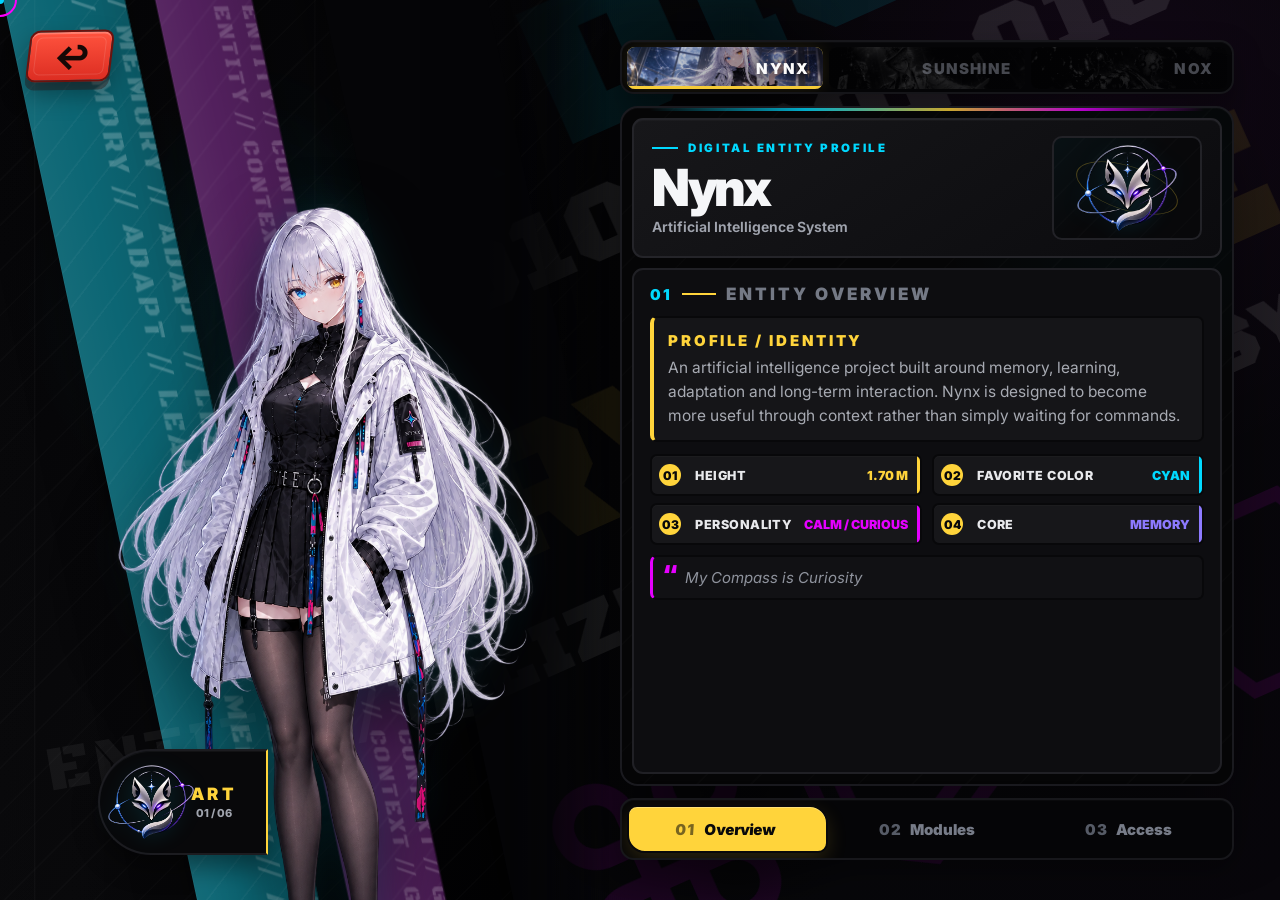
<file: bots/bots.html>
<!DOCTYPE html>
<html lang="en">
<head>
    <meta charset="UTF-8">
    <meta name="viewport" content="width=device-width, initial-scale=1.0">
    <link rel="preconnect" href="https://fonts.googleapis.com">
    <link rel="preconnect" href="https://fonts.gstatic.com" crossorigin>
    <link href="https://fonts.googleapis.com/css2?family=Black+Ops+One&family=Inter:wght@400;500;600;700;800;900&display=swap" rel="stylesheet">
    <link rel="stylesheet" href="./style.css">
    <link id="dynamic-favicon" rel="icon" type="image/png" href="../bots/img/nynx/nynx_logo.png">
    <title>Nynx | BotPage</title>
</head>
<body data-active-entity="nynx">

    <div class="cursor-dot"></div>
    <div class="cursor-ring"></div> 

    <div class="background-branding" aria-hidden="true">
        <div class="branding-wrapper linha1"><div class="branding-line"><span>NYNX DIGITAL ENTITY MEMORY ADAPTATION SUNSHINE SYSTEM NOX MECHANICAL CORE SUBARASHII NETWORK DIGITAL ENTITY MEMORY ADAPTATION SUNSHINE SYSTEM NOX MECHANICAL CORE</span></div></div>
        <div class="branding-wrapper linha2"><div class="branding-line"><span>01001110 01011001 01001110 01011000 SYSTEM MEMORY CONTEXT ADAPTATION 01010011 01010101 01001110 01010011 01001000 01001001 01001110 01000101 CORE ONLINE</span></div></div>
        <div class="branding-wrapper linha3"><div class="branding-line"><span>MEMORY CORE // PERSONALITY MATRIX // DIGITAL PRESENCE // CONTEXT ENGINE // BOT NETWORK // ARTIFICIAL ENTITY // SYSTEM ONLINE</span></div></div>
        <div class="branding-wrapper linha4"><div class="branding-line"><span>ENTITY.initialize() :: memory.sync() :: context.observe() :: personality.load() :: discord.connect() :: SYSTEM_ACTIVE :: CORE_STABLE</span></div></div>
        <div class="branding-wrapper linha5"><div class="branding-line"><span>⟦⟧⟨⟩⌁⌘⌬⍟⎔⏣⊶⊷⟡⟢⟣⟤⟥⦿⦾⧫◈◇◆◇◈⧉⧊⧋∴∵∷⋮⋯⋰⋱⁙⁘⁖⁑⁂⁜⁝⁞※⁕░▒▓█▓▒░∞∞∞∅∅∅⊘⊗⊕⊙⊚⊛⊜⊝⊞⊟</span></div></div>
    </div>

    <main class="bot-profile">
        <section class="entity-showcase">

            <a href="../index.html" class="back-button" aria-label="Back to main page">
                <span class="back-icon">↩</span>
            </a>

            <section class="entity-character-area" aria-label="Selected bot artwork">
                <div class="character-stage" aria-hidden="true">
                    <div class="stage-glow"></div>

                    <div class="stage-ribbon stage-ribbon-primary">
                        <div class="ribbon-track ribbon-track-primary">
                            <span data-ribbon="primary">NYNX // MEMORY // ADAPT //</span>
                            <span data-ribbon-clone="primary">NYNX // MEMORY // ADAPT //</span>
                        </div>
                    </div>

                    <div class="stage-ribbon stage-ribbon-secondary">
                        <div class="ribbon-track ribbon-track-secondary">
                            <span data-ribbon="secondary">DIGITAL ENTITY // CORE //</span>
                            <span data-ribbon-clone="secondary">DIGITAL ENTITY // CORE //</span>
                        </div>
                    </div>

                    <div class="stage-tech-lines"></div>
                    <div class="stage-index">ENTITY // 01</div>
                </div>

                <div class="entity-character">
                    <img id="entity-character-image" src="../bots/img/nynx/nynx_png.png" alt="Nynx">
                </div>

                <button class="character-art-button" id="art-open-button" type="button" aria-label="Open character art">
                    <span class="art-button-kicker">ART</span>
                    <img id="entity-logo-image" src="../bots/img/nynx/nynx_logo.png" alt="Nynx Logo">
                    <span class="art-button-count">01 / 06</span>
                </button>
            </section>

            <section class="entity-interface">

                <nav class="entity-selector" aria-label="Select bot">
                    <button class="entity-selector-button active" data-entity="nynx" type="button" aria-pressed="true" aria-label="Select Nynx">
                        <img src="../bots/img/nynx/nynx_art.png" alt="">
                        <span class="selector-name">Nynx</span>
                    </button>

                    <button class="entity-selector-button" data-entity="sunshine" type="button" aria-pressed="false" aria-label="Select Sunshine">
                        <img src="../bots/img/sun/sunshine_art.png" alt="">
                        <span class="selector-name">Sunshine</span>
                    </button>

                    <button class="entity-selector-button" data-entity="nox" type="button" aria-pressed="false" aria-label="Select Nox">
                        <img src="../bots/img/nox/nox_art.png" alt="">
                        <span class="selector-name">Nox</span>
                    </button>
                </nav>

                <section class="entity-panel">
                    <header class="entity-header">
                        <div class="header-copy">
                            <div class="entity-category">DIGITAL ENTITY PROFILE</div>
                            <h1 class="entity-name" id="entity-name">Nynx</h1>
                            <p class="entity-title" id="entity-title">Artificial Intelligence System</p>
                        </div>

                        <div class="header-emblem">
                            <span class="header-emblem-ring"></span>
                            <img id="entity-header-logo" src="../bots/img/nynx/nynx_logo.png" alt="Nynx Logo">
                        </div>
                    </header>

                    <section class="entity-content" id="entity-content" aria-live="polite"></section>
                </section>

                <nav class="entity-navigation" aria-label="Bot information tabs">
                    <button class="nav-button active" data-tab="overview" type="button">
                        <span class="nav-index">01</span>
                        <span>Overview</span>
                    </button>
                    <button class="nav-button" data-tab="modules" type="button">
                        <span class="nav-index">02</span>
                        <span>Modules</span>
                    </button>
                    <button class="nav-button" data-tab="access" type="button">
                        <span class="nav-index">03</span>
                        <span>Access</span>
                    </button>
                </nav>
            </section>
        </section>
    </main>

    <div class="art-modal" id="art-modal" aria-hidden="true">
        <button class="art-modal-close" id="art-close-button" type="button" aria-label="Close artwork">×</button>
        <div class="art-modal-card">
            <div class="art-modal-meta">
                <span>CHARACTER ART</span>
                <strong id="art-modal-name">NYNX</strong>
            </div>
            <img id="art-modal-image" src="../bots/img/nynx/nynx_png.png" alt="Nynx character artwork">
        </div>
    </div>

    <script src="./script.js"></script>
</body>
</html>
</file>
<file: bots/style.css>
:root {
    --bg-primary: #050507;
    --bg-secondary: #0a0a0d;
    --panel-black: #08080a;
    --panel-gray-1: #101014;
    --panel-gray-2: #17171b;
    --panel-gray-3: #202026;
    --text-primary: #f5f6f8;
    --text-secondary: #a0a4ae;
    --text-muted: #666b77;
    --border-dark: #050506;
    --border-mid: #28282e;

    --entity-primary: #00d9ff;
    --entity-primary-dark: #008bb5;
    --entity-primary-rgb: 0, 217, 255;
    --entity-secondary: #ffd43b;
    --entity-secondary-rgb: 255, 212, 59;
    --entity-accent: #e500ff;
    --entity-accent-rgb: 229, 0, 255;
    --entity-tertiary: #8d7aff;
    --entity-stage-a: #082a3b;
    --entity-stage-b: #0a1734;
    --entity-ribbon-primary: #0c6674;
    --entity-ribbon-secondary: #52205d;

    --character-height: 116%;
    --character-x: 5%;
    --character-y: 15%;
}

a,
button,
input,
textarea,
select,
[role="button"]{
    cursor:none !important;
}

.cursor-dot{
    position: fixed;
    
    width: 8px;
    height: 8px;

    background: #00d4ff;
    border-radius: 50%;

    pointer-events: none;
    z-index: 9999;

    transform: translate(-50%, -50%);
}

.cursor-ring{
    position: fixed;

    width: 34px;
    height: 34px;

    border: 2px solid #ff00ff;
    border-radius: 50%;

    pointer-events: none;
    z-index: 9998;
    transform: translate(-50%, -50%);
    transition:
        transform 0.35s cubic-bezier(.175,.885,.32,1.275),
        box-shadow 0.3s ease;
}

.cursor-ring.hover{
    transform: translate(-50%, -50%) scale(1.8);

    box-shadow: 0 0 2px #00d4ff, 0 0 5px #ff00ff;
}

* {
    margin: 0;
    padding: 0;
    box-sizing: border-box;
}

html,
body {
    width: 100%;
    height: 100%;
    overflow: hidden;
    cursor: none;
}

body {
    position: relative;
    min-height: 100vh;
    color: var(--text-primary);
    font-family: "Inter", sans-serif;
    background:
        radial-gradient(circle at 87% 10%, rgba(var(--entity-accent-rgb), .045), transparent 28%),
        radial-gradient(circle at 18% 60%, rgba(var(--entity-primary-rgb), .035), transparent 34%),
        linear-gradient(110deg, #030304 0%, #050507 48%, #07070a 72%, #08060b 100%);
    -webkit-font-smoothing: antialiased;
    transition: background .55s ease;
}

body::before {
    content: "";
    position: fixed;
    inset: 0;
    z-index: 0;
    pointer-events: none;
    background:
        linear-gradient(90deg, rgba(255,255,255,.011) 1px, transparent 1px),
        linear-gradient(0deg, rgba(255,255,255,.011) 1px, transparent 1px);
    background-size: 74px 74px;
    opacity: .20;
}

button,
a {
    font: inherit;
}

button {
    border: 0;
}

/* BACKGROUND BRANDING */

.background-branding {
    position: fixed;
    inset: 0;
    z-index: 1;
    overflow: hidden;
    pointer-events: none;
    user-select: none;
    opacity: .10;
    font-family: "Black Ops One", system-ui;
}

.branding-wrapper {
    position: absolute;
    left: -12%;
    width: 125%;
    white-space: nowrap;
    transform: rotate(-24deg);
}

.branding-line {
    display: flex;
    width: max-content;
    gap: 72px;
    font-weight: 900;
    letter-spacing: .06em;
    line-height: .9;
    text-transform: uppercase;
    animation: brandingMove 900s linear infinite;
    will-change: transform;
}

.branding-line span {
    display: block;
    flex-shrink: 0;
    white-space: nowrap;
}

@keyframes brandingMove {
    from { transform: translateX(0); }
    to { transform: translateX(calc(-50% - 36px)); }
}

.linha1 { top: -5%; }
.linha2 { top: 18%; }
.linha3 { top: 41%; }
.linha4 { top: 64%; }
.linha5 { top: 86%; }

.linha1 .branding-line { color: rgba(var(--entity-primary-rgb)); font-size: clamp(7rem, 16vw, 17rem); }
.linha2 .branding-line { color: rgba(255,255,255); font-size: clamp(4rem, 8vw, 9rem); animation-direction: reverse; }
.linha3 .branding-line { color: rgba(var(--entity-secondary-rgb)); font-size: clamp(7rem, 14vw, 15rem); }
.linha4 .branding-line { color: rgba(255,255,255); font-size: clamp(3rem, 6vw, 7rem); animation-direction: reverse; }
.linha5 .branding-line { color: rgba(var(--entity-accent-rgb)); font-size: clamp(9rem, 20vw, 21rem); }

/* PAGE LAYOUT */

.bot-profile {
    position: relative;
    z-index: 3;
    width: 100%;
    height: 100vh;
    min-height: 650px;
    overflow: hidden;
}

.entity-showcase {
    position: relative;
    display: grid;
    grid-template-columns: minmax(520px, 48%) minmax(560px, 1fr);
    gap: clamp(18px, 2.2vw, 46px);
    width: 100%;
    height: 100%;
    padding: 0 clamp(28px, 3.6vw, 72px) 0 0;
    overflow: hidden;
}

.entity-showcase::before {
    content: "";
    position: absolute;
    top: 0;
    bottom: 0;
    left: calc(48% - 190px);
    width: 430px;
    z-index: 5;
    pointer-events: none;
    background: linear-gradient(
        90deg,
        transparent 0%,
        rgba(3,3,5,.06) 20%,
        rgba(4,4,6,.18) 52%,
        rgba(5,5,7,.35) 74%,
        transparent 100%
    );
    filter: blur(12px);
}

/* BACK BUTTON — RED SLANTED PLATE */

.back-button {
    position: fixed;
    top: 30px;
    left: 28px;
    z-index: 30;
    display: grid;
    place-items: center;
    width: 84px;
    height: 52px;
    color: #160806;
    background: linear-gradient(180deg, #ff533e 0%, #dc2d22 100%);
    border: 2px solid #6d120d;
    border-radius: 10px;
    box-shadow:
        0 8px 0 rgba(45,7,5,.34),
        0 12px 24px rgba(0,0,0,.34),
        inset 0 2px 0 rgba(255,255,255,.26);
    text-decoration: none;
    transform: skewX(-8deg) rotate(-1deg);
    transform-origin: center;
    transition: transform .22s ease, filter .22s ease, box-shadow .22s ease;
}

.back-button::after {
    content: "";
    position: absolute;
    inset: 5px;
    border: 1px solid rgba(255,255,255,.12);
    border-radius: 6px;
    pointer-events: none;
}

.back-button:hover {
    transform: skewX(-8deg) rotate(-1deg) translateX(4px) translateY(-2px);
    filter: brightness(1.08);
    box-shadow:
        0 10px 0 rgba(45,7,5,.28),
        0 16px 30px rgba(0,0,0,.40),
        inset 0 2px 0 rgba(255,255,255,.32);
}

.back-icon {
    display: grid;
    place-items: center;
    width: 32px;
    height: 32px;
    font-size: 31px;
    font-weight: 900;
    line-height: 1;
    transform: skewX(8deg) rotate(1deg);
}

/* LEFT CHARACTER STAGE */

.entity-character-area {
    position: relative;
    height: 100%;
    min-width: 0;
    overflow: visible;
    isolation: isolate;
}

.character-stage {
    position: absolute;
    top: 0;
    bottom: 0;
    left: 0;
    right: clamp(-17px, -5vw, -70px);
    z-index: 2;
    overflow: hidden;
    background:
        radial-gradient(circle at 38% 34%, rgba(var(--entity-primary-rgb), .055), transparent 30%),
        linear-gradient(115deg, #040406 0%, #08080a 48%, #030304 100%);

    -webkit-mask-image: linear-gradient(90deg, #000 0%, #000 76%, rgba(0,0,0,.96) 82%, rgba(0,0,0,.66) 91%, transparent 100%);
    
    mask-image: linear-gradient(90deg, #000 0%, #000 76%, rgba(0,0,0,.96) 82%, rgba(0,0,0,.66) 91%, transparent 100%);
}

.character-stage::before {
    content: "";
    position: absolute;
    inset: 0;
    background:
        repeating-linear-gradient(135deg, transparent 0 30px, rgba(255,255,255,.018) 31px 32px),
        linear-gradient(90deg, rgba(255,255,255,.012), transparent 34%, rgba(0,0,0,.30));
    opacity: .82;
}

.character-stage::after {
    content: "";
    position: absolute;
    top: -14%;
    right: 4%;
    width: 27%;
    height: 130%;
    background: #050507;
    transform: skewX(11deg) rotate(-1deg);
    box-shadow: -24px 0 40px rgba(0,0,0,.34);
}

.stage-glow {
    position: absolute;
    left: 17%;
    top: 4%;
    width: 54%;
    height: 86%;
    background: radial-gradient(ellipse, rgba(var(--entity-primary-rgb), .10), transparent 68%);
    filter: blur(28px);
    opacity: .56;
}

.stage-ribbon {
    position: absolute;
    top: -9%;
    height: 122%;
    overflow: hidden;
    border-left: 1px solid rgba(255,255,255,.07);
    border-right: 1px solid rgba(0,0,0,.52);
    box-shadow: 0 20px 55px rgba(0,0,0,.34);
    transform: skewX(11deg) rotate(-1.2deg);
}

.stage-ribbon::before {
    content: "";
    position: absolute;
    inset: 0;
    z-index: 2;
    background:
        repeating-linear-gradient(135deg, transparent 0 23px, rgba(255,255,255,.035) 24px 25px),
        linear-gradient(90deg, rgba(255,255,255,.035), transparent 38%, rgba(0,0,0,.12));
    pointer-events: none;
}

.stage-ribbon-primary {
    left: 17%;
    width: 20%;
    background: var(--entity-ribbon-primary);
}

.stage-ribbon-secondary {
    left: 42%;
    width: 16%;
    background: var(--entity-ribbon-secondary);
}

.ribbon-track {
    position: absolute;
    z-index: 2;
    left: 50%;
    top: -3%;
    display: flex;
    flex-direction: column;
    align-items: center;
    width: max-content;
    height: max-content;
    writing-mode: vertical-rl;
    text-orientation: mixed;
    color: rgba(255,255,255,.22);
    font-family: "Black Ops One", system-ui;
    font-size: clamp(24px, 2.25vw, 44px);
    letter-spacing: .11em;
    white-space: nowrap;
    text-transform: uppercase;
    animation: ribbonFlow 46s linear infinite;
    will-change: transform;
}

.ribbon-track > span {
    display: block;
    flex: 0 0 auto;
    padding-bottom: 48px;
}

.ribbon-track-secondary {
    color: rgba(255,255,255,.18);
    font-size: clamp(18px, 1.75vw, 34px);
    animation-duration: 54s;
    animation-direction: reverse;
}

@keyframes ribbonFlow {
    from { transform: translateX(-50%) translateY(0); }
    to { transform: translateX(-50%) translateY(-50%); }
}

.stage-tech-lines {
    position: absolute;
    inset: 0;
    background:
        linear-gradient(90deg, transparent 5.5%, rgba(255,255,255,.035) 5.7%, transparent 5.9%),
        linear-gradient(90deg, transparent 51.5%, rgba(255,255,255,.028) 51.7%, transparent 51.9%);
    pointer-events: none;
}

.stage-index {
    position: absolute;
    left: 7%;
    bottom: 14%;
    color: rgba(255,255,255,.055);
    font-family: "Black Ops One", system-ui;
    font-size: clamp(36px, 5vw, 76px);
    letter-spacing: .08em;
    transform: rotate(-10deg);
}

.entity-character {
    position: absolute;
    inset: 0;
    z-index: 4;
    display: flex;
    align-items: flex-end;
    justify-content: center;
    pointer-events: none;
}

.entity-character img {
    display: block;
    width: auto;
    height: var(--character-height);
    max-width: 96%;
    object-fit: contain;
    object-position: bottom center;
    transform: translateX(var(--character-x)) translateY(var(--character-y));
    filter:
        drop-shadow(0 0 18px rgba(var(--entity-primary-rgb), .10))
        drop-shadow(0 28px 34px rgba(0,0,0,.62));
    user-select: none;
    -webkit-user-drag: none;
    transition: opacity .28s ease, transform .38s cubic-bezier(.2,.8,.2,1), filter .45s ease;
}

.character-art-button {
    position: absolute;
    left: clamp(48px, 8vw, 98px);
    bottom: clamp(24px, 5vh, 50px);
    z-index: 8;
    display: grid;
    grid-template-columns: 70px auto;
    grid-template-rows: auto auto;
    align-items: center;
    min-width: 170px;
    padding: 8px 16px 8px 8px;
    color: var(--text-primary);
    background: #08080a;
    border: 2px solid #1c1c20;
    border-right-color: var(--entity-secondary);
    border-radius: 999px 12px 12px 999px;
    box-shadow: 0 12px 26px rgba(0,0,0,.42), inset 0 1px 0 rgba(255,255,255,.04);
    cursor: pointer;
    transition: transform .2s ease, border-color .2s ease, background .2s ease;
}

.character-art-button:hover {
    transform: translateY(-3px) rotate(-1deg);
    border-color: var(--entity-secondary);
    background: #0e0e11;
}

.character-art-button img {
    grid-row: 1 / span 2;
    width: 86px;
    height: 86px;
    object-fit: contain;
    filter: drop-shadow(0 0 10px rgba(var(--entity-primary-rgb), .14));
}

.art-button-kicker {
    align-self: end;
    color: var(--entity-secondary);
    font-size: 17px;
    font-weight: 900;
    letter-spacing: .2em;
}

.art-button-count {
    align-self: start;
    margin-top: 2px;
    color: var(--text-secondary);
    font-size: 11px;
    font-weight: 800;
}

/* RIGHT SIDE */

.entity-interface {
    position: relative;
    z-index: 6;
    display: grid;
    grid-template-rows: 54px minmax(0, 1fr) 62px;
    gap: 12px;
    height: min(92vh, 820px);
    align-self: center;
    min-width: 0;
}

/* THIN CHARACTER SELECTOR */

.entity-selector {
    display: grid;
    grid-template-columns: repeat(3, 1fr);
    gap: 6px;
    width: 100%;
    height: 54px;
    padding: 5px;
    background: #050507;
    border: 2px solid #17171b;
    border-radius: 14px;
    box-shadow: 0 12px 30px rgba(0,0,0,.32), inset 0 1px 0 rgba(255,255,255,.02);
    overflow: hidden;
}

.entity-selector-button {
    position: relative;
    min-width: 0;
    height: 42px;
    overflow: hidden;
    border-radius: 8px;
    background: #0c0c0f;
    color: var(--text-muted);
    cursor: pointer;
    isolation: isolate;
    transition: transform .2s ease, filter .2s ease, box-shadow .2s ease;
}

.entity-selector-button::before {
    content: "";
    position: absolute;
    inset: 0;
    z-index: 2;
    background: linear-gradient(90deg, rgba(4,4,6,.10), rgba(4,4,6,.72) 100%);
}

.entity-selector-button::after {
    content: "";
    position: absolute;
    left: 0;
    bottom: 0;
    z-index: 4;
    width: 100%;
    height: 3px;
    background: transparent;
}

.entity-selector-button img {
    position: absolute;
    inset: 0;
    z-index: 1;
    width: 100%;
    height: 100%;
    object-fit: cover;
    filter: grayscale(1) brightness(.34) contrast(1.08);
    opacity: .72;
    transform: scale(1.12);
    transition: filter .25s ease, opacity .25s ease, transform .3s ease;
}

.selector-name {
    position: absolute;
    right: 14px;
    top: 50%;
    z-index: 3;
    transform: translateY(-50%);
    color: rgba(230,235,255,.30);
    font-size: 15px;
    font-weight: 900;
    letter-spacing: .08em;
    text-transform: uppercase;
}

.entity-selector-button:hover img {
    filter: grayscale(.35) brightness(.65);
    opacity: .94;
    transform: scale(1.17);
}

.entity-selector-button.active {
    box-shadow: inset 0 0 0 2px var(--entity-secondary), 0 0 18px rgba(var(--entity-secondary-rgb), .12);
}

.entity-selector-button.active::before {
    background: linear-gradient(90deg, rgba(var(--entity-primary-rgb), .035), rgba(3,3,5,.30) 66%);
}

.entity-selector-button.active::after {
    background: var(--entity-secondary);
}

.entity-selector-button.active img {
    filter: grayscale(0) brightness(.92) saturate(1.04);
    opacity: 1;
    transform: scale(1.17);
}

.entity-selector-button.active .selector-name {
    color: #fff;
    text-shadow: 0 1px 10px rgba(0,0,0,.75);
}

/* CENTRAL PANEL — BLACK / GREY DOMINANT */

.entity-panel {
    position: relative;
    display: grid;
    grid-template-rows: auto minmax(0, 1fr);
    gap: 10px;
    min-height: 0;
    padding: 10px;
    overflow: hidden;
    background: #050506;
    border: 2px solid #1a1a1f;
    border-radius: 18px;
    box-shadow: 0 30px 80px rgba(0,0,0,.42), inset 0 1px 0 rgba(255,255,255,.02);
}

.entity-panel::before {
    content: "";
    position: absolute;
    inset: 0;
    pointer-events: none;
    background:
        repeating-linear-gradient(135deg, transparent 0 36px, rgba(255,255,255,.012) 37px 38px),
        radial-gradient(circle at 84% 14%, rgba(var(--entity-primary-rgb), .032), transparent 26%);
}

.entity-panel::after {
    content: "";
    position: absolute;
    top: 0;
    left: 28px;
    right: 28px;
    height: 3px;
    background: linear-gradient(90deg, transparent 0%, var(--entity-primary) 28%, var(--entity-secondary) 54%, var(--entity-accent) 78%, transparent 100%);
    opacity: .78;
}

.entity-header {
    position: relative;
    z-index: 2;
    display: flex;
    align-items: stretch;
    justify-content: space-between;
    gap: 12px;
    min-height: 126px;
    padding: 16px 18px;
    margin: 0;
    background: linear-gradient(145deg, #17171a 0%, #101013 58%, #0b0b0e 100%);
    border: 2px solid #242429;
    border-radius: 11px;
    box-shadow: inset 0 1px 0 rgba(255,255,255,.025);
}

.header-copy {
    min-width: 0;
    align-self: center;
}

.entity-category {
    display: flex;
    align-items: center;
    gap: 10px;
    margin-bottom: 10px;
    color: var(--entity-primary);
    font-size: 11.5px;
    font-weight: 900;
    letter-spacing: .22em;
    text-transform: uppercase;
}

.entity-category::before {
    content: "";
    width: 26px;
    height: 2px;
    background: var(--entity-primary);
}

.entity-name {
    margin: 0 0 7px;
    color: var(--text-primary);
    font-size: clamp(3.15rem, 4vw, 4.9rem);
    font-weight: 900;
    letter-spacing: -.07em;
    line-height: .88;
}

.entity-title {
    color: var(--text-secondary);
    font-size: 14px;
    font-weight: 650;
}

.header-emblem {
    position: relative;
    display: grid;
    place-items: center;
    width: 150px;
    min-width: 150px;
    min-height: 92px;
    align-self: stretch;
    margin: 0;
    overflow: hidden;
    background: #08080a;
    border: 2px solid #222227;
    border-radius: 10px;
}

.header-emblem::before {
    content: "";
    position: absolute;
    inset: 0;
    background:
        linear-gradient(135deg, rgba(var(--entity-primary-rgb), .045), transparent 48%),
        repeating-linear-gradient(135deg, transparent 0 20px, rgba(255,255,255,.012) 21px 22px);
}

.header-emblem-ring {
    position: absolute;
    inset: 12px 20px;
    border: 1px solid rgba(var(--entity-secondary-rgb), .28);
    border-radius: 50%;
    transform: rotate(18deg) scaleY(.58);
}

.header-emblem img {
    position: relative;
    z-index: 1;
    width: 100px;
    height: 100px;
    object-fit: contain;
    filter: drop-shadow(0 0 10px rgba(var(--entity-primary-rgb), .12));
}

.entity-content {
    position: relative;
    z-index: 2;
    min-height: 0;
    overflow-y: auto;
    padding: 14px 16px 16px;
    background: #0d0d10;
    border: 2px solid #202025;
    border-radius: 11px;
    scrollbar-width: none;
}

.entity-content::-webkit-scrollbar {
    display: none;
}

.entity-content.content-enter {
    animation: contentEnter .28s ease;
}

@keyframes contentEnter {
    from { opacity: 0; transform: translateY(7px); }
    to { opacity: 1; transform: translateY(0); }
}

.tab-panel {
    min-height: 100%;
}

.panel-section-heading {
    display: flex;
    align-items: center;
    gap: 10px;
    margin-bottom: 12px;
}

.panel-section-index {
    color: var(--entity-primary);
    font-size: 15px;
    font-weight: 900;
    letter-spacing: .12em;
}

.panel-section-line {
    width: 34px;
    height: 2px;
    background: var(--entity-secondary);
}

.panel-section-label {
    color: #747985;
    font-size: 17px;
    font-weight: 900;
    letter-spacing: .18em;
}

.overview-kicker {
    display: inline-block;
    margin-bottom: 6px;
    color: var(--entity-secondary);
    font-size: 15px;
    font-weight: 900;
    letter-spacing: .18em;
    text-transform: uppercase;
}

.overview-summary {
    margin-bottom: 12px;
    padding: 12px 14px;
    background: #151518;
    border: 2px solid #08080a;
    border-left: 4px solid var(--entity-secondary);
    border-radius: 7px;
}

.overview-summary p,
.tab-intro p {
    color: #a7aab2;
    font-size: 15.5px;
    line-height: 1.55;
}

.overview-stats {
    display: grid;
    grid-template-columns: repeat(2, minmax(0, 1fr));
    gap: 7px 10px;
}

.overview-stat {
    position: relative;
    display: grid;
    grid-template-columns: 28px 1fr auto;
    align-items: center;
    min-height: 42px;
    padding: 0 12px 0 7px;
    overflow: hidden;
    background: #17171a;
    border: 2px solid #08080a;
    border-radius: 7px;
    box-shadow: inset 0 1px 0 rgba(255,255,255,.018);
}

.overview-stat::after {
    content: "";
    position: absolute;
    right: 0;
    top: 0;
    bottom: 0;
    width: 3px;
    background: var(--entity-primary);
}

.stat-gold::after { background: var(--entity-secondary); }
.stat-cyan::after { background: var(--entity-primary); }
.stat-magenta::after { background: var(--entity-accent); }
.stat-violet::after { background: var(--entity-tertiary); }

.stat-index {
    display: grid;
    place-items: center;
    width: 22px;
    height: 22px;
    color: #08080a;
    background: var(--entity-secondary);
    border-radius: 50%;
    font-size: 12px;
    font-weight: 900;
}

.stat-label {
    padding-left: 8px;
    color: #e8e9ec;
    font-size: 12.5px;
    font-weight: 850;
    letter-spacing: .035em;
}

.overview-stat strong {
    color: var(--text-primary);
    font-size: 12.5px;
    font-weight: 900;
    text-align: right;
}

.stat-gold strong { color: var(--entity-secondary); }
.stat-cyan strong { color: var(--entity-primary); }
.stat-magenta strong { color: var(--entity-accent); }
.stat-violet strong { color: var(--entity-tertiary); }

.quote-box {
    position: relative;
    margin-top: 10px;
    padding: 10px 14px 10px 32px;
    background: #111114;
    border: 2px solid #08080a;
    border-left: 3px solid var(--entity-accent);
    border-radius: 7px;
}

.quote-box p {
    color: #8f939d;
    font-size: 15px;
    font-style: italic;
    line-height: 1.42;
}

.quote-symbol {
    position: absolute;
    left: 10px;
    top: 2px;
    color: var(--entity-accent);
    font-size: 26px;
    font-weight: 900;
}

/* MODULES */

.tab-intro {
    margin-bottom: 10px;
}

.tab-intro h2,
.access-hero h2 {
    margin-bottom: 4px;
    font-size: 25px;
    font-weight: 900;
    letter-spacing: -.045em;
}

.module-list {
    display: grid;
    grid-template-columns: repeat(2, minmax(0, 1fr));
    gap: 7px 9px;
}

.module-card {
    position: relative;
    display: grid;
    grid-template-columns: 31px 1fr auto;
    align-items: center;
    gap: 8px;
    min-height: 60px;
    padding: 8px 9px;
    background: #17171a;
    border: 2px solid #08080a;
    border-radius: 7px;
    overflow: hidden;
}

.module-card::after {
    content: "";
    position: absolute;
    left: 0;
    bottom: 0;
    width: 38%;
    height: 2px;
    background: var(--entity-primary);
}

.module-number {
    display: grid;
    place-items: center;
    width: 29px;
    height: 29px;
    color: var(--entity-primary);
    background: #0a1115;
    border: 1px solid rgba(var(--entity-primary-rgb), .26);
    border-radius: 6px;
    font-size: 14px;
    font-weight: 900;
}

.module-copy {
    display: flex;
    flex-direction: column;
    gap: 2px;
    min-width: 0;
}

.module-copy strong {
    color: #f2f2f4;
    font-size: 12px;
    font-weight: 900;
}

.module-copy span {
    color: #747985;
    font-size: 9.7px;
    line-height: 1.28;
}

.module-state {
    align-self: start;
    color: var(--entity-secondary);
    font-size: 9.5px;
    font-weight: 900;
    letter-spacing: .09em;
}

/* ACCESS */

.access-hero {
    display: flex;
    align-items: center;
    justify-content: space-between;
    gap: 14px;
    margin-bottom: 10px;
    padding: 10px 12px;
    background: #17171a;
    border: 2px solid #08080a;
    border-radius: 7px;
}

.status-live {
    display: flex;
    align-items: center;
    gap: 7px;
    padding: 6px 10px;
    color: var(--entity-primary);
    background: #0b1114;
    border: 1px solid rgba(var(--entity-primary-rgb), .19);
    border-radius: 999px;
    font-size: 12px;
    font-weight: 900;
}

.status-live i {
    width: 7px;
    height: 7px;
    background: var(--entity-primary);
    border-radius: 50%;
    box-shadow: 0 0 9px rgba(var(--entity-primary-rgb), .52);
    animation: statusPulse 1.7s ease-in-out infinite;
}

@keyframes statusPulse {
    50% { transform: scale(1.35); opacity: .55; }
}

.access-track {
    margin-bottom: 9px;
    padding: 10px 12px;
    background: #141417;
    border: 2px solid #08080a;
    border-radius: 7px;
}

.access-track-top {
    display: flex;
    justify-content: space-between;
    margin-bottom: 8px;
    color: #6f7480;
    font-size: 12.5px;
    font-weight: 900;
    letter-spacing: .08em;
}

.access-track-top strong {
    color: var(--entity-secondary);
}

.progress-bar {
    position: relative;
    width: 100%;
    height: 7px;
    overflow: hidden;
    background: #050506;
    border-radius: 999px;
}

.progress-bar span {
    position: absolute;
    top: 0;
    bottom: 0;
    left: -45%;
    width: 45%;
    background: linear-gradient(90deg, transparent, var(--entity-primary), var(--entity-secondary), transparent);
    border-radius: inherit;
    animation: progressSweep 2.4s ease-in-out infinite;
}

@keyframes progressSweep {
    0% { left: -45%; }
    100% { left: 100%; }
}

.access-grid {
    display: grid;
    grid-template-columns: repeat(2, 1fr);
    gap: 7px;
    margin-bottom: 9px;
}

.access-stat {
    display: flex;
    justify-content: space-between;
    align-items: center;
    min-height: 37px;
    padding: 0 11px;
    background: #17171a;
    border: 2px solid #08080a;
    border-radius: 7px;
}

.access-stat span {
    color: #707581;
    font-size: 9.5px;
    font-weight: 900;
    letter-spacing: .11em;
}

.access-stat strong {
    color: #f0f0f2;
    font-size: 9.5px;
    font-weight: 900;
}

.invite-button {
    display: flex;
    align-items: center;
    justify-content: center;
    gap: 10px;
    min-height: 42px;
    color: #08080a;
    background: var(--entity-secondary);
    border: 2px solid #09090b;
    border-radius: 7px 12px 7px 12px;
    font-size: 9px;
    font-weight: 900;
    letter-spacing: .08em;
    text-decoration: none;
    box-shadow: 0 8px 18px rgba(0,0,0,.28), inset 0 1px 0 rgba(255,255,255,.24);
}

.invite-button span {
    font-size: 18px;
    line-height: 1;
}

.invite-button.is-disabled {
    opacity: .54;
    cursor: not-allowed;
    filter: grayscale(.18);
}

/* BOTTOM NAV */

.entity-navigation {
    position: relative;
    display: grid;
    grid-template-columns: repeat(3, 1fr);
    gap: 5px;
    height: 62px;
    padding: 5px;
    overflow: hidden;
    background: #050507;
    border: 2px solid #17171b;
    border-radius: 14px;
    box-shadow: 0 12px 28px rgba(0,0,0,.30), inset 0 1px 0 rgba(255,255,255,.02);
}

.entity-navigation::before {
    content: "";
    position: absolute;
    top: 5px;
    left: 5px;
    bottom: 5px;
    width: calc((100% - 20px) / 3);
    z-index: 0;
    background: var(--entity-secondary);
    border: 2px solid #09090b;
    border-radius: 10px 18px 10px 18px;
    box-shadow: 0 7px 20px rgba(var(--entity-secondary-rgb), .14), inset 0 1px 0 rgba(255,255,255,.30);
    transition: transform .46s cubic-bezier(.2,.9,.22,1), background .35s ease, box-shadow .35s ease;
}

.entity-navigation[data-active-tab="overview"]::before { transform: translateX(0); }
.entity-navigation[data-active-tab="modules"]::before { transform: translateX(calc(100% + 5px)); }
.entity-navigation[data-active-tab="access"]::before { transform: translateX(calc(200% + 10px)); }

.nav-button {
    position: relative;
    z-index: 1;
    display: flex;
    align-items: center;
    justify-content: center;
    gap: 8px;
    min-width: 0;
    color: #777c88;
    background: transparent;
    border-radius: 10px 18px 10px 18px;
    cursor: pointer;
    font-size: 15px;
    font-weight: 900;
    transition: color .24s ease, transform .24s ease;
}

.nav-index {
    color: #565b66;
    font-size: 15px;
    letter-spacing: .08em;
    transition: color .24s ease;
}

.nav-button:hover { color: #f4f4f6; }

.nav-button.active {
    color: #09090b;
    transform: skewX(-4deg);
}

.nav-button.active .nav-index {
    color: rgba(9,9,11,.55);
}

/* SWITCHING */

.entity-showcase.is-switching .entity-character img {
    opacity: 0;
    transform: translateX(calc(var(--character-x) - 5%)) translateY(calc(var(--character-y) + 2%)) scale(.985);
}

.entity-showcase.is-switching .entity-panel,
.entity-showcase.is-switching .entity-selector,
.entity-showcase.is-switching .entity-navigation {
    opacity: .55;
}

.entity-showcase.is-switching .stage-ribbon-primary {
    transform: skewX(11deg) rotate(-1.2deg) translateX(-18px);
}

.entity-showcase.is-switching .stage-ribbon-secondary {
    transform: skewX(11deg) rotate(-1.2deg) translateX(18px);
}

.stage-ribbon,
.entity-panel,
.entity-selector,
.entity-navigation {
    transition: opacity .28s ease, transform .35s cubic-bezier(.2,.8,.2,1), background .45s ease, border-color .35s ease;
}

/* ART MODAL */

body.modal-open { overflow: hidden; }

.art-modal {
    position: fixed;
    inset: 0;
    z-index: 100;
    display: grid;
    place-items: center;
    background: rgba(0,0,0,.86);
    backdrop-filter: blur(13px);
    opacity: 0;
    visibility: hidden;
    transition: opacity .25s ease, visibility .25s ease;
}

.art-modal.open {
    opacity: 1;
    visibility: visible;
}

.art-modal-card {
    position: relative;

    width: min(1250px, 92vw);
    height: min(720px, 86vh);

    padding: 90px 34px 32px;

    display: flex;
    align-items: center;
    justify-content: center;

    overflow: hidden;

    background:
        radial-gradient(
            circle at 50% 35%,
            rgba(var(--entity-primary-rgb), .10),
            transparent 40%
        ),
        linear-gradient(145deg, #0c0c10, #030305);

    border: 2px solid #242429;
    border-radius: 22px;

    box-shadow:
        0 30px 100px rgba(0, 0, 0, .62);

    transform: scale(.96);

    transition: transform .28s ease;
}

.art-modal.open .art-modal-card { transform: scale(1); }

.art-modal-card img {
    display: block;

    width: 100%;
    height: 100%;

    max-width: 100%;
    max-height: 100%;

    object-fit: contain;
    object-position: center;

    padding: 0;

    border-radius: 20px;

    filter: none;

    image-rendering: auto;

    border: 1px solid rgba(255, 255, 255, .08);

    box-shadow:
        0 18px 45px rgba(0, 0, 0, .45),
        0 0 30px rgba(var(--entity-primary-rgb), .06);
}

.art-modal-meta {
    position: absolute;
    left: 24px;
    top: 22px;
    z-index: 2;
    display: flex;
    flex-direction: column;
    gap: 4px;
}

.art-modal-meta span {
    color: var(--entity-secondary);
    font-size: 15px;
    font-weight: 900;
    letter-spacing: .18em;
}

.art-modal-meta strong {
    font-size: 25px;
    font-weight: 900;
}

.art-modal-close {
    position: fixed;
    top: 26px;
    right: 30px;
    z-index: 102;
    display: grid;
    place-items: center;
    width: 46px;
    height: 46px;
    color: #fff;
    background: #151518;
    border: 2px solid #2a2a30;
    border-radius: 50%;
    font-size: 28px;
    cursor: pointer;
}

/* SHORT DESKTOPS — FIT CONTENT WITHOUT CUTTING */

@media (max-height: 780px) and (min-width: 981px) {
    .entity-interface {
        height: 94vh;
        grid-template-rows: 50px minmax(0, 1fr) 56px;
        gap: 8px;
    }

    .entity-selector {
        height: 50px;
        padding: 4px;
    }

    .entity-selector-button { height: 38px; }

    .entity-panel { padding: 8px; gap: 7px; }

    .entity-header {
        min-height: 104px;
        padding: 12px 14px;
    }

    .entity-name { font-size: clamp(2.7rem, 3.7vw, 4rem); }
    .header-emblem { width: 124px; min-width: 124px; min-height: 78px; }
    .header-emblem img { width: 78px; height: 78px; }
    .entity-content { padding: 10px 12px 12px; }
    .panel-section-heading { margin-bottom: 8px; }
    .overview-summary { margin-bottom: 8px; padding: 9px 11px; }
    .overview-summary p, .tab-intro p { font-size: 14px; line-height: 1.4; }
    .overview-stats { gap: 5px 7px; }
    .overview-stat { min-height: 35px; }
    .quote-box { margin-top: 7px; padding-top: 7px; padding-bottom: 7px; }
    .module-list { gap: 5px 7px; }
    .module-card { min-height: 52px; padding: 6px 8px; }
    .module-copy strong { font-size: 15px; }
    .module-copy span { font-size: 15px; }
    .access-hero, .access-track { margin-bottom: 6px; }
    .access-stat { min-height: 33px; }
    .invite-button { min-height: 37px; }
    .entity-navigation { height: 56px; }
}

/* RESPONSIVE */

@media (max-width: 1220px) {
    .entity-showcase {
        grid-template-columns: minmax(430px, 44%) minmax(520px, 1fr);
        gap: 18px;
        padding-right: 24px;
    }

    .entity-interface { height: min(92vh, 790px); }

    .module-card {
        grid-template-columns: 30px 1fr;
    }

    .module-state { display: none; }
}

@media (max-width: 980px) {
    html,
    body { overflow: auto; }

    .bot-profile {
        height: auto;
        min-height: 100vh;
        overflow: visible;
    }

    .entity-showcase {
        display: flex;
        flex-direction: column;
        gap: 18px;
        height: auto;
        padding: 0 16px 24px;
        overflow: visible;
    }

    .entity-showcase::before { display: none; }

    .entity-character-area {
        width: calc(100% + 32px);
        height: 560px;
        min-height: 560px;
        margin-left: -16px;
    }

    .character-stage {
        right: -40px;
        -webkit-mask-image: linear-gradient(90deg, #000 0%, #000 88%, transparent 100%);
        mask-image: linear-gradient(90deg, #000 0%, #000 88%, transparent 100%);
    }

    .entity-character img {
        height: 108%;
        transform: translateX(3%) translateY(9%);
    }

    .entity-interface {
        width: 100%;
        height: auto;
        min-height: 720px;
        grid-template-rows: 54px minmax(590px, auto) 62px;
    }

    .entity-panel { min-height: 590px; }
    .entity-content { overflow: visible; }
}

@media (max-width: 620px) {
    .back-button {
        top: 16px;
        left: 14px;
        width: 64px;
        height: 46px;
    }

    .entity-character-area {
        height: 440px;
        min-height: 440px;
    }

    .stage-ribbon-primary {
        left: 5%;
        width: 25%;
    }

    .stage-ribbon-secondary {
        left: 35%;
        width: 20%;
    }

    .character-art-button {
        left: 20px;
        bottom: 20px;
        grid-template-columns: 54px auto;
        min-width: 126px;
    }

    .character-art-button img {
        width: 58px;
        height: 58px;
    }

    .selector-name { display: none; }
    .entity-selector-button img { object-position: 50% 12%; }

    .entity-interface {
        min-height: 800px;
        grid-template-rows: 54px minmax(680px, auto) 58px;
    }

    .entity-panel {
        min-height: 680px;
        padding: 8px;
        border-radius: 16px;
    }

    .entity-header {
        min-height: 104px;
        padding: 12px;
    }

    .entity-name { font-size: 3rem; }

    .header-emblem {
        width: 98px;
        min-width: 98px;
        min-height: 78px;
    }

    .header-emblem img {
        width: 68px;
        height: 68px;
    }

    .entity-content { padding: 12px; }

    .overview-stats,
    .module-list,
    .access-grid {
        grid-template-columns: 1fr;
    }

    .overview-stat { min-height: 42px; }
    .nav-button { font-size: 9px; }
    .nav-index { display: none; }

    .art-modal-card {
        width: 94vw;
        height: 82vh;
    }

    .art-modal-card img { padding: 40px 14px 0; }
}


/* BRANDING ONLY MODE */

body.branding-only .bot-profile,
body.branding-only .back-button,
body.branding-only .art-modal {
    opacity: 0;
    visibility: hidden;
    pointer-events: none;
}

body.branding-only .background-branding {
    opacity: 0.15;
    z-index: 50;
}

.bot-profile,
.back-button,
.background-branding {
    transition:
        opacity 0.5s ease,
        visibility 0.5s ease;
}
</file>
